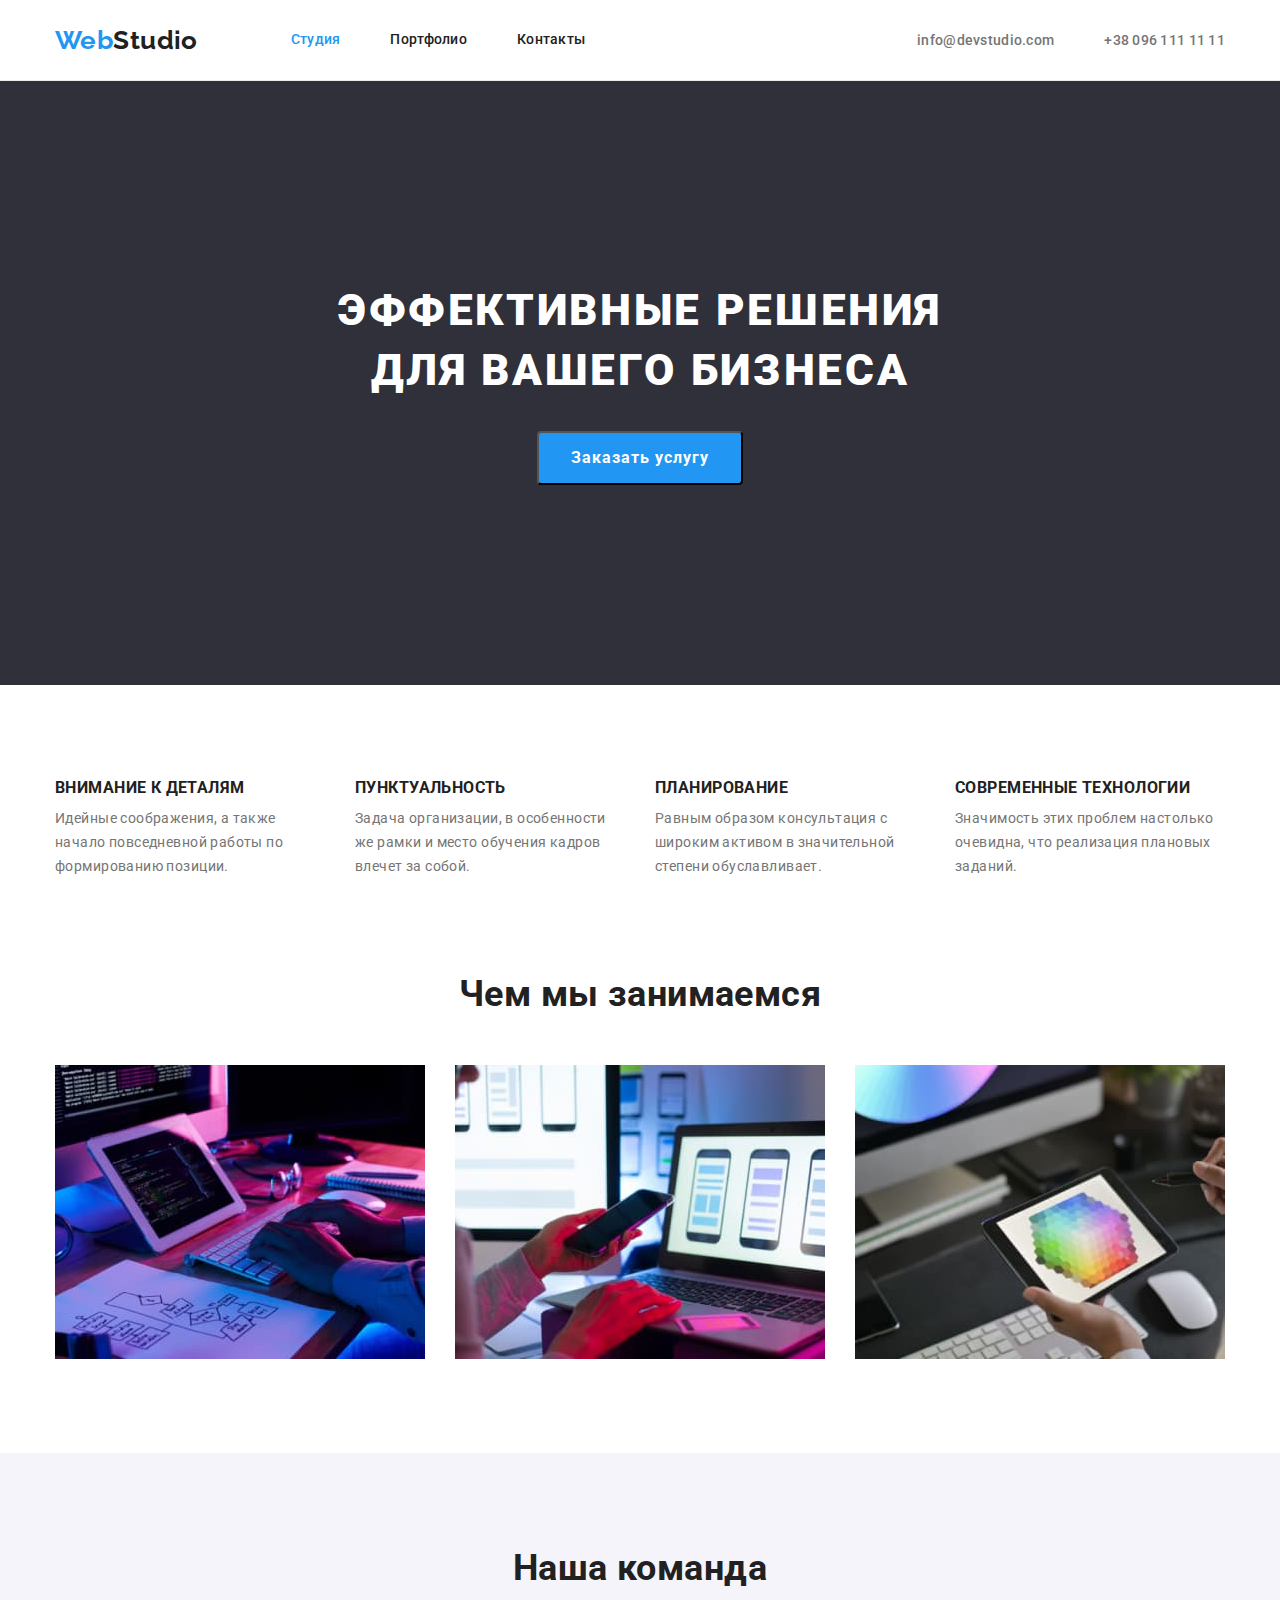
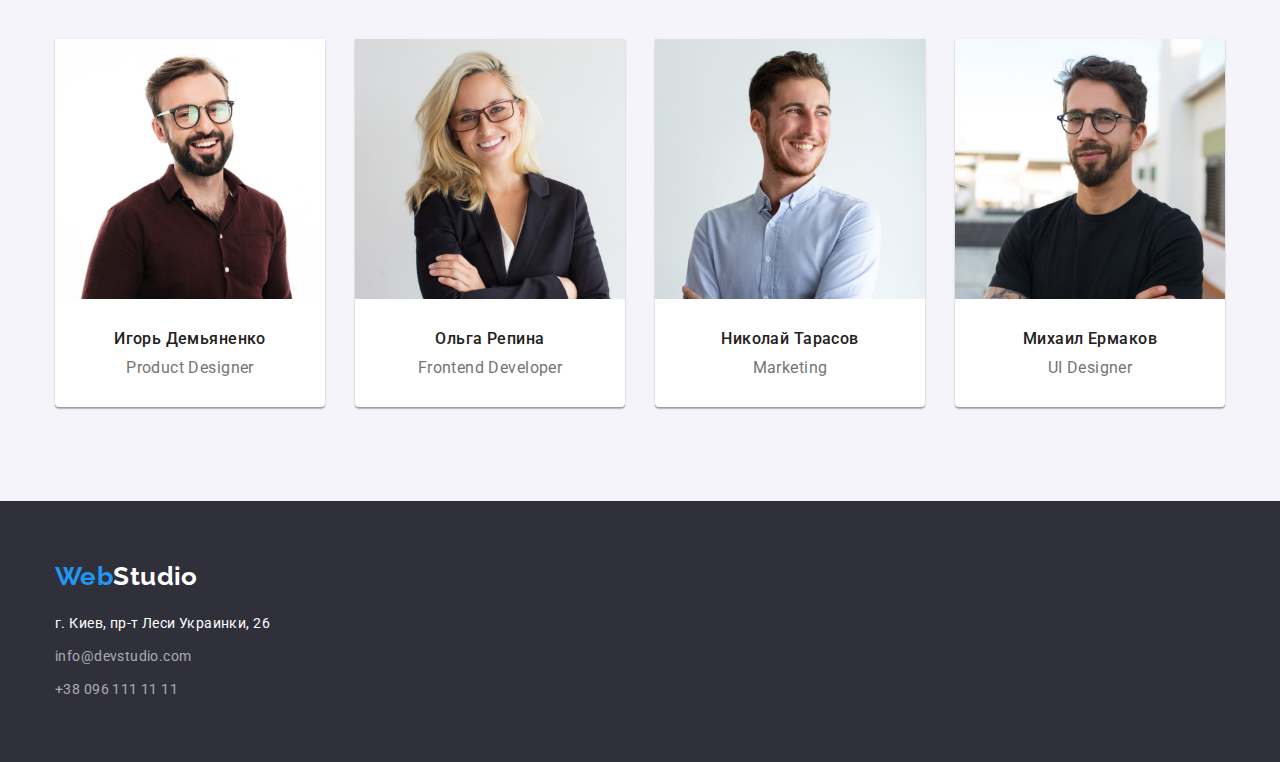
<file: index.html>
<!DOCTYPE html>
<html lang="ru">
  <head>
    <meta charset="UTF-8" />
    <meta http-equiv="X-UA-Compatible" content="IE=edge" />
    <meta name="viewport" content="width=device-width, initial-scale=1.0" />
    <link rel="preconnect" href="https://fonts.googleapis.com" />
    <link rel="preconnect" href="https://fonts.gstatic.com" crossorigin />
    <link
      href="https://fonts.googleapis.com/css2?family=Montserrat:wght@400;700&family=Raleway:wght@700&family=Roboto:wght@400;500;700;900&display=swap"
      rel="stylesheet"
    />
    <link
      rel="stylesheet"
      href="https://cdnjs.cloudflare.com/ajax/libs/modern-normalize/1.1.0/modern-normalize.min.css"
    />
    <title>WebStudio</title>
    <link rel="stylesheet" href="./css/styles.css" />
  </head>
  <body>
    <header class="header">
      <div class="container main-header">
        <a href="./index.html" class="logo primary link">
          <span class="logo-part">Web</span>Studio
        </a>
        <nav class="nav">
          <ul class="nav-list list">
            <li class="nav-list-item">
              <a href="./index.html" class="nav-list-link link current">Студия</a>
            </li>
            <li class="nav-list-item">
              <a href="./portfolio.html" class="nav-list-link link">Портфолио</a>
            </li>
            <li class="nav-list-item"><a href="#" class="nav-list-link link">Контакты</a></li>
          </ul>
        </nav>
        <ul class="contacts list">
          <li class="contacts-item">
            <a href="mailto:info@devstudio.com" class="contacts-link link">info@devstudio.com</a>
          </li>
          <li class="contacts-item">
            <a href="tel:+380961111111" class="contacts-link link">+38 096 111 11 11</a>
          </li>
        </ul>
      </div>
    </header>
    <main class="main">
      <!--Cекция Hero-->
      <section class="hero">
        <div class="container">
          <h1 class="hero-header">ЭФФЕКТИВНЫЕ РЕШЕНИЯ ДЛЯ ВАШЕГО БИЗНЕСА</h1>
          <button type="button" class="hero-btn">Заказать услугу</button>
        </div>
      </section>
      <section class="peculiarities">
        <!--Секция 2 Особенности студии -->
        <div class="container">
          <h2 hidden>Особенности студии</h2>
          <ul class="peculiarities-list list">
            <li class="peculiarities-item">
              <h3 class="peculiarities-list-tittle">Внимание к деталям</h3>
              <p class="peculiarities-list-text">
                Идейные соображения, а также начало повседневной работы по формированию позиции.
              </p>
            </li>
            <li class="peculiarities-item">
              <h3 class="peculiarities-list-tittle">Пунктуальность</h3>
              <p class="peculiarities-list-text">
                Задача организации, в особенности же рамки и место обучения кадров влечет за собой.
              </p>
            </li>
            <li class="peculiarities-item">
              <h3 class="peculiarities-list-tittle">Планирование</h3>
              <p class="peculiarities-list-text">
                Равным образом консультация с широким активом в значительной степени обуславливает.
              </p>
            </li>
            <li class="peculiarities-item">
              <h3 class="peculiarities-list-tittle">Современные технологии</h3>
              <p class="peculiarities-list-text">
                Значимость этих проблем настолько очевидна, что реализация плановых заданий.
              </p>
            </li>
          </ul>
        </div>
      </section>
      <section class="about-work">
        <!--Секция 3 чем занимается студия-->
        <div class="container">
          <h2 class="about-work-tittle">Чем мы занимаемся</h2>
          <ul class="about-work-list list">
            <li class="about-work-list-item">
              <img
                src="./img/hands_on_pk.jpg"
                class="about-work-list-pictures"
                alt="Разрабатываем приложения"
                width="370"
              />
            </li>
            <li class="about-work-list-item">
              <img
                src="./img/phone_on_pc.jpg"
                class="about-work-list-pictures"
                alt="Разрабатываем мобильные приложения"
                width="370"
              />
            </li>
            <li class="about-work-list-item">
              <img
                src="./img/tablet_on_pc.jpg"
                class="about-work-list-pictures"
                alt="Разрабатываем дизайн приложения"
                width="370"
              />
            </li>
          </ul>
        </div>
      </section>
      <section class="command">
        <!--Секция 4 команда-->
        <div class="container">
          <h2 class="command-tittle">Наша команда</h2>
          <ul class="command-list list">
            <li class="command-list-participant">
              <img
                src="./img/igor.jpg"
                class="participant-foto"
                alt="Игорь Демьяненко Product Designer"
                width="270"
              />
              <div class="paticipant-name-activity">
                <h3 class="participant-name">Игорь Демьяненко</h3>
                <p class="participant-activity">Product Designer</p>
              </div>
            </li>
            <li class="command-list-participant">
              <img
                src="./img/olga.jpg"
                class="participant-foto"
                alt="Ольга Репина Frontend Developer"
                width="270"
              />
              <div class="paticipant-name-activity">
                <h3 class="participant-name">Ольга Репина</h3>
                <p class="participant-activity">Frontend Developer</p>
              </div>
            </li>
            <li class="command-list-participant">
              <img
                src="./img/nikolay.jpg"
                class="participant-foto"
                alt="Николай Тарасов Marketing"
                width="270"
              />
              <div class="paticipant-name-activity">
                <h3 class="participant-name">Николай Тарасов</h3>
                <p class="participant-activity">Marketing</p>
              </div>
            </li>
            <li class="command-list-participant">
              <img
                src="./img/mihail.jpg"
                class="participant-foto"
                alt="Михаил Ермаков UI Designer"
                width="270"
              />
              <div class="paticipant-name-activity">
                <h3 class="participant-name">Михаил Ермаков</h3>
                <p class="participant-activity">UI Designer</p>
              </div>
            </li>
          </ul>
        </div>
      </section>
    </main>
    <footer class="footer">
      <div class="container">
        <a href="./index.html" class="logo secondary link">
          <span class="logo-part">Web</span>Studio
        </a>
        <address class="footer-adress">
          <ul class="footer-contacts list">
            <li class="footer-contacts-item">
              <a href="https://goo.gl/maps/19SbdawkpRxHxehs7" class="footer-contact-adress link">
                г. Киев, пр-т Леси Украинки, 26
              </a>
            </li>
            <li class="footer-contacts-item">
              <a href="mailto:info@devstudio.com" class="footer-contact-link link"
                >info@devstudio.com</a
              >
            </li>
            <li class="footer-contacts-item">
              <a href="tel:+380961111111" class="footer-contact-link link">+38 096 111 11 11</a>
            </li>
          </ul>
        </address>
      </div>
    </footer>
  </body>
</html>
</file>
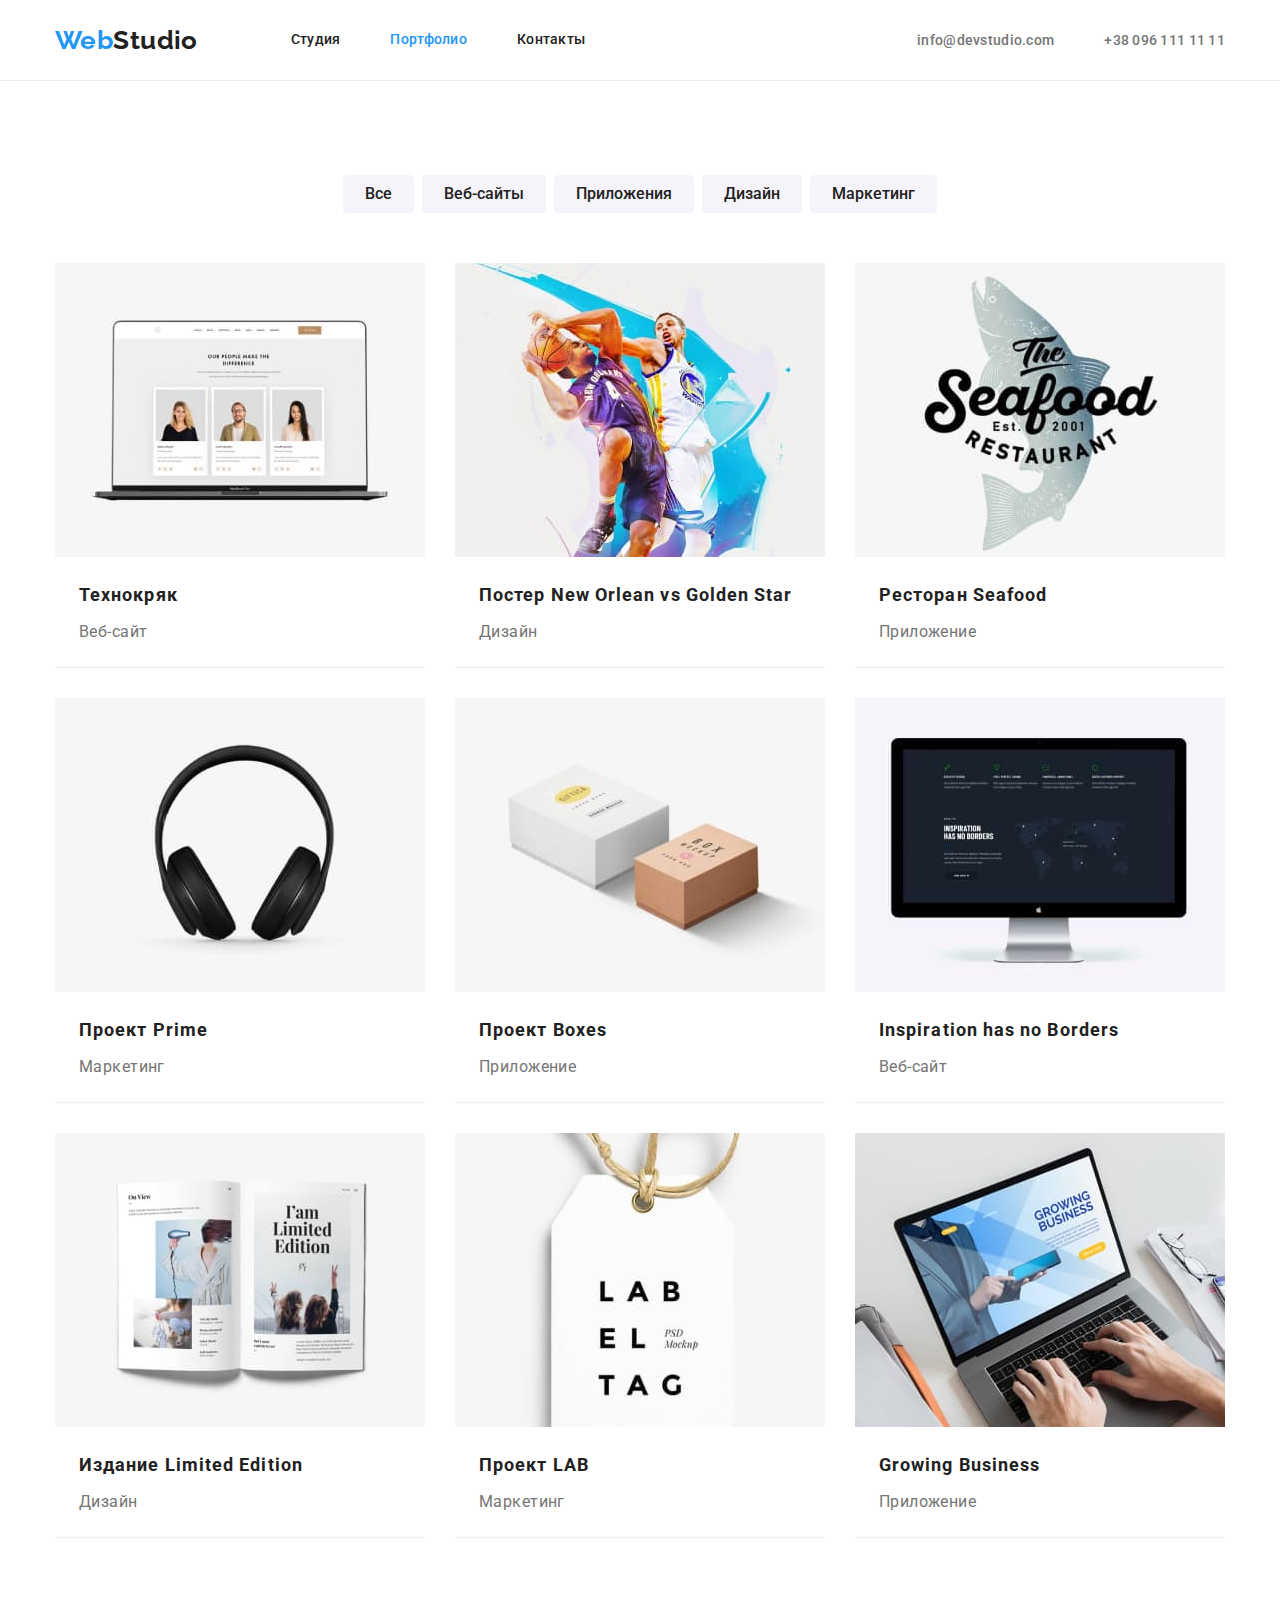
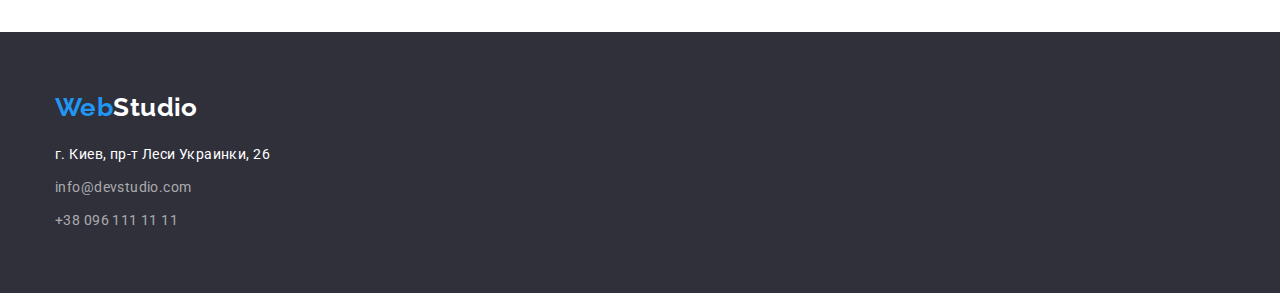
<file: portfolio.html>
<!DOCTYPE html>
<html lang="ru">
  <head>
    <meta charset="UTF-8" />
    <meta http-equiv="X-UA-Compatible" content="IE=edge" />
    <meta name="viewport" content="width=device-width, initial-scale=1.0" />
    <link rel="preconnect" href="https://fonts.googleapis.com" />
    <link rel="preconnect" href="https://fonts.gstatic.com" crossorigin />
    <link
      href="https://fonts.googleapis.com/css2?family=Montserrat:wght@400;700&family=Raleway:wght@700&family=Roboto:wght@400;500;700;900&display=swap"
      rel="stylesheet"
    />
    <link
      rel="stylesheet"
      href="https://cdnjs.cloudflare.com/ajax/libs/modern-normalize/1.1.0/modern-normalize.min.css"
    />
    <title>Portfolio</title>
    <link rel="stylesheet" href="./css/styles.css" />
  </head>
  <body>
    <header class="header">
      <div class="container portfolio main-header">
        <a href="./index.html" class="logo primary link">
          <span class="logo-part">Web</span>Studio
        </a>
        <nav class="nav">
          <ul class="nav-list list">
            <li class="nav-list-item">
              <a href="./index.html" class="nav-list-link link">Студия</a>
            </li>
            <li class="nav-list-item">
              <a href="./portfolio.html" class="nav-list-link link current">Портфолио</a>
            </li>
            <li class="nav-list-item"><a href="#" class="nav-list-link link">Контакты</a></li>
          </ul>
        </nav>
        <ul class="contacts list">
          <li class="contacts-item">
            <a href="mailto:info@devstudio.com" class="contacts-link link">info@devstudio.com</a>
          </li>
          <li class="contacts-item">
            <a href="tel:+380961111111" class="contacts-link link">+38 096 111 11 11</a>
          </li>
        </ul>
      </div>
    </header>
    <main>
      <section class="portfolio-main-section">
        <div class="container">
          <h1 hidden>Портфолио</h1>
          <ul class="filter-list list">
            <li class="filter-list-item">
              <button type="button" class="filter-list-btn">Все</button>
            </li>
            <li class="filter-list-item">
              <button type="button" class="filter-list-btn">Веб-сайты</button>
            </li>
            <li class="filter-list-item">
              <button type="button" class="filter-list-btn">Приложения</button>
            </li>
            <li class="filter-list-item">
              <button type="button" class="filter-list-btn">Дизайн</button>
            </li>
            <li class="filter-list-item">
              <button type="button" class="filter-list-btn">Маркетинг</button>
            </li>
          </ul>
          <ul class="projects-list list">
            <li class="projects-list-item">
              <a href="#" class="projects-link link">
                <img
                  src="./img/tech-crak.jpg"
                  class="projects-list-picture"
                  alt="дизайн сайта"
                  width="370"
                  height="294"
                />
                <div class="project-list-tittle-description">
                  <h2 class="projects-list-ttile">Технокряк</h2>
                  <p class="projects-list-description">Веб-сайт</p>
                </div>
              </a>
            </li>
            <li class="projects-list-item">
              <a href="#" class="projects-link link">
                <img
                  src="./img/poster.jpg"
                  class="projects-list-picture"
                  alt="дизайн постера"
                  width="370"
                  height="294"
                />
                <div class="project-list-tittle-description">
                  <h2 class="projects-list-ttile">Постер New Orlean vs Golden Star</h2>
                  <p class="projects-list-description">Дизайн</p>
                </div>
              </a>
            </li>
            <li class="projects-list-item">
              <a href="#" class="projects-link link">
                <img
                  src="./img/seafood.jpg"
                  class="projects-list-picture"
                  alt="логотип ресторана"
                  width="370"
                  height="294"
                />
                <div class="project-list-tittle-description">
                  <h2 class="projects-list-ttile">Ресторан Seafood</h2>
                  <p class="projects-list-description">Приложение</p>
                </div>
              </a>
            </li>
            <li class="projects-list-item">
              <a href="#" class="projects-link link">
                <img
                  src="./img/prime.jpg"
                  class="projects-list-picture"
                  alt="черные наушники"
                  width="370"
                  height="294"
                />
                <div class="project-list-tittle-description">
                  <h2 class="projects-list-ttile">Проект Prime</h2>
                  <p class="projects-list-description">Маркетинг</p>
                </div>
              </a>
            </li>
            <li class="projects-list-item">
              <a href="#" class="projects-link link">
                <img
                  src="./img/boxes.jpg"
                  class="projects-list-picture"
                  alt="логотип приложения"
                  width="370"
                  height="294"
                />
                <div class="project-list-tittle-description">
                  <h2 class="projects-list-ttile">Проект Boxes</h2>
                  <p class="projects-list-description">Приложение</p>
                </div>
              </a>
            </li>
            <li class="projects-list-item">
              <a href="#" class="projects-link link">
                <img
                  src="./img/inspiration-has-no-borders.jpg"
                  class="projects-list-picture"
                  alt="дизайн сайта"
                  width="370"
                  height="294"
                />
                <div class="project-list-tittle-description">
                  <h2 class="projects-list-ttile">Inspiration has no Borders</h2>
                  <p class="projects-list-description">Веб-сайт</p>
                </div>
              </a>
            </li>
            <li class="projects-list-item">
              <a href="#" class="projects-link link">
                <img
                  src="./img/limited-edition.jpg"
                  class="projects-list-picture"
                  alt="дизайн книги"
                  width="370"
                  height="294"
                />
                <div class="project-list-tittle-description">
                  <h2 class="projects-list-ttile">Издание Limited Edition</h2>
                  <p class="projects-list-description">Дизайн</p>
                </div>
              </a>
            </li>
            <li class="projects-list-item">
              <a href="#" class="projects-link link">
                <img
                  src="./img/lab.jpg"
                  class="projects-list-picture"
                  alt="логотип компании"
                  width="370"
                  height="294"
                />
                <div class="project-list-tittle-description">
                  <h2 class="projects-list-ttile">Проект LAB</h2>
                  <p class="projects-list-description">Маркетинг</p>
                </div>
              </a>
            </li>
            <li class="projects-list-item">
              <a href="#" class="projects-link link">
                <img
                  src="./img/growing-buisness.jpg"
                  class="projects-list-picture"
                  alt="скриншот приложения"
                  width="370"
                  height="294"
                />
                <div class="project-list-tittle-description">
                  <h2 class="projects-list-ttile">Growing Business</h2>
                  <p class="projects-list-description">Приложение</p>
                </div>
              </a>
            </li>
          </ul>
        </div>
      </section>
    </main>
    <footer class="footer">
      <div class="container">
        <a href="./index.html" class="logo secondary link">
          <span class="logo-part">Web</span>Studio
        </a>
        <address class="footer-adress">
          <ul class="footer-contacts list">
            <li class="footer-contacts-item">
              <a href="https://goo.gl/maps/19SbdawkpRxHxehs7" class="footer-contact-adress link">
                г. Киев, пр-т Леси Украинки, 26
              </a>
            </li>
            <li class="footer-contacts-item">
              <a href="mailto:info@devstudio.com" class="footer-contact-link link"
                >info@devstudio.com</a
              >
            </li>
            <li class="footer-contacts-item">
              <a href="tel:+380961111111" class="footer-contact-link link">+38 096 111 11 11</a>
            </li>
          </ul>
        </address>
      </div>
    </footer>
  </body>
</html>
</file>
<file: css/styles.css>
/* цвет основного текста #212121 */
/* цвет вторичного текста #757575 */
/* цвет белый #FFFFFF */
/* цвет акцент #2196F3 */
/* цвет футер емейл и тел  rgba(255, 255, 255, 0.6)*/
:root {
  --tittle-text-color: #212121;
  --secondary-text-color: #757575;
  --white-color: #ffffff;
  --acent-text-color: #2196f3;
  --footer-text-color: rgba(255, 255, 255, 0.6);
  --hero-footer-bcg-color: #2f303a;
  --buton-bcg-color: #f5f4fa;
}
/* Главная страница */
body {
  font-family: Roboto, sans-serif;
  font-size: 14px;
  letter-spacing: 0.03em;
  color: var(--secondary-text-color);
  background-color: var(--white-color);
}
/* Утилиты */
.container {
  width: 1200px;
  padding: 0px 15px;
  margin: 0 auto;
}
.list {
  list-style: none;
  padding: 0;
  margin: 0;
}
.link {
  text-decoration: none;
  font-style: normal;
}
img {
  display: block;
  width: 100%;
  height: auto;
}
/* Хедер главной страници */

.header {
  border-bottom: 1px solid #ececec;
}
.main-header {
  display: flex;
  align-items: center;
}
.logo.primary {
  font-family: 'Raleway';
  font-weight: 700;
  font-size: 26px;
  line-height: 1.19;
  color: var(--tittle-text-color);
}
.logo-part {
  color: var(--acent-text-color);
}
.nav-list {
  display: flex;
  margin-left: 93px;
}
.nav-list-item + .nav-list-item {
  margin-left: 50px;
}
.nav-list-link {
  display: block;
  padding-top: 32px;
  padding-bottom: 32px;

  font-weight: 500;
  line-height: 1.14;
  letter-spacing: 0.02em;
  color: var(--tittle-text-color);
}
.nav-list-link:hover,
.nav-list-link:focus {
  color: var(--acent-text-color);
}
.nav-list .current {
  color: var(--acent-text-color);
}
.contacts {
  display: flex;
  margin-left: auto;
}
.contacts-item + .contacts-item {
  margin-left: 50px;
}
.contacts-link {
  padding-top: 32px;
  padding-bottom: 32px;
  font-weight: 500;
  line-height: 1.14;
  letter-spacing: 0.02em;
  color: var(--secondary-text-color);
}
.contacts-link:hover,
.contacts-link:focus {
  color: var(--acent-text-color);
}
/* Hero */
.hero {
  padding-top: 200px;
  padding-bottom: 200px;

  background-color: var(--hero-footer-bcg-color);
  text-align: center;
}
.hero-header {
  max-width: 696px;
  margin-top: 0px;
  margin-right: auto;
  margin-left: auto;
  margin-bottom: 30px;

  font-weight: 900;
  font-size: 44px;
  line-height: 1.36;
  letter-spacing: 0.06em;
  text-transform: uppercase;
  color: var(--white-color);
}
.hero-btn {
  padding: 10px 32px;
  border-radius: 4px;

  font-weight: 700;
  font-size: 16px;
  line-height: 1.88;
  letter-spacing: 0.06em;
  color: var(--white-color);
  background-color: var(--acent-text-color);
  cursor: pointer;
}
.hero-btn:hover,
.hero-btn:focus {
  background-color: transparent;
  /* border: 1px solid var(--acent-text-color); */
}
/* Скеция 2 Особенности студии */
.peculiarities {
  padding-top: 94px;
  padding-bottom: 94px;
}
.peculiarities-list {
  display: flex;
}
.peculiarities-item + .peculiarities-item {
  margin-left: 30px;
}
.peculiarities-item {
  justify-self: center;
  width: 270px;
}
.peculiarities-list-tittle {
  margin-top: 0;
  margin-bottom: 10px;

  font-weight: 700;
  line-height: 1.14;
  text-transform: uppercase;
  color: var(--tittle-text-color);
}
.peculiarities-list-text {
  margin-top: 0;
  margin-bottom: 0;

  line-height: 1.71;
}
/* Секция 3 чем занимается студия */
.about-work {
  padding-bottom: 94px;
}
.about-work-list {
  display: flex;
}
.about-work-list-item + .about-work-list-item {
  margin-left: 30px;
}
.about-work-tittle {
  margin-top: 0;
  margin-bottom: 50px;

  font-weight: 700;
  font-size: 36px;
  line-height: 1.17;
  text-align: center;
  color: var(--tittle-text-color);
}
/* Секция 4 команда */
.command {
  padding-top: 94px;
  padding-bottom: 94px;
  background-color: var(--buton-bcg-color);
}
.command-list {
  display: flex;
  /* justify-content: space-between; */
}
.command-list-participant {
  margin-left: 30px;

  background-color: var(--white-color);
  box-shadow: 0px 1px 3px rgba(0, 0, 0, 0.12), 0px 1px 1px rgba(0, 0, 0, 0.14),
    0px 2px 1px rgba(0, 0, 0, 0.2);
  border-radius: 0px 0px 4px 4px;
}
.command-list-participant:first-child {
  margin-left: 0;
}
.command-tittle {
  margin-top: 0;
  margin-bottom: 50px;

  font-weight: 700;
  font-size: 36px;
  line-height: 1.17;
  text-align: center;
  color: var(--tittle-text-color);
}

.paticipant-name-activity {
  padding-top: 30px;
  padding-bottom: 30px;
}
.participant-name {
  margin-top: 0;
  margin-bottom: 10px;

  font-weight: 500;
  font-size: 16px;
  line-height: 1.19;
  color: var(--tittle-text-color);
  text-align: center;
}
.participant-activity {
  margin-top: 0;
  margin-bottom: 0;

  font-size: 16px;
  line-height: 1.19;
  text-align: center;
}
/* Футер */
.footer {
  padding-top: 60px;
  padding-bottom: 60px;

  background-color: var(--hero-footer-bcg-color);
}
.logo.secondary {
  display: block;
  margin-bottom: 20px;

  font-family: 'Raleway';
  font-weight: 700;
  font-size: 26px;
  line-height: 1.19;
  color: var(--white-color);
}
.footer-contacts {
  display: block;
}
.footer-contacts-item:not(:last-child) {
  margin-bottom: 9px;
}
.footer-contact-adress {
  line-height: 1.71;
  color: var(--white-color);
}
.footer-contact-adress:hover,
.footer-contact-adress:focus {
  color: var(--acent-text-color);
}
.footer-contact-link {
  line-height: 1.71;
  color: var(--footer-text-color);
}
.footer-contact-link:hover,
.footer-contact-link:focus {
  color: var(--acent-text-color);
}

/*  =========PORTFOLIO======= */
.portfolio-main-section {
  padding-top: 94px;
  padding-bottom: 94px;
}
.filter-list {
  display: flex;
  flex-direction: row;
  justify-content: center;
  margin-bottom: 50px;
}
.filter-list-item + .filter-list-item {
  margin-left: 8px;
}
.filter-list-item {
  flex-shrink: 0;
}
.filter-list-btn {
  padding: 6px 22px;
  cursor: pointer;
  border: none;
  border-radius: 4px;

  font-weight: 500;
  font-size: 16px;
  line-height: 1.62;
  text-align: center;
  color: var(--tittle-text-color);
  background-color: var(--buton-bcg-color);
}
.filter-list-btn:hover,
.filter-list-btn:focus {
  color: var(--white-color);
  background-color: var(--acent-text-color);
}

.projects-list {
  display: flex;
  flex-wrap: wrap;
}
.project-list-tittle-description {
  padding: 20px 24px;
}
.projects-list-item {
  width: calc((100% - 60px) / 3);
  /* width: 370px; */
  margin-right: 30px;
  margin-bottom: 30px;

  background-color: var(--white-color);
  margin-right: 30px;
  border-bottom: 1px solid #eeeeee;
}
.projects-list-item:hover,
.projects-list-item:focus {
  background-color: transparent;
}
.projects-list-item:nth-child(3n) {
  margin-right: 0;
}
.projects-list-item:nth-last-child(-n + 3) {
  margin-bottom: 0;
}
.projects-list-ttile {
  margin-top: 0;
  margin-bottom: 4px;
  font-weight: 700;
  font-size: 18px;
  line-height: 2;
  letter-spacing: 0.06em;
  color: var(--tittle-text-color);
}
.projects-list-description {
  margin-top: 0;
  margin-bottom: 0px;
  font-size: 16px;
  line-height: 1.88;
  color: var(--secondary-text-color);
}
</file>
